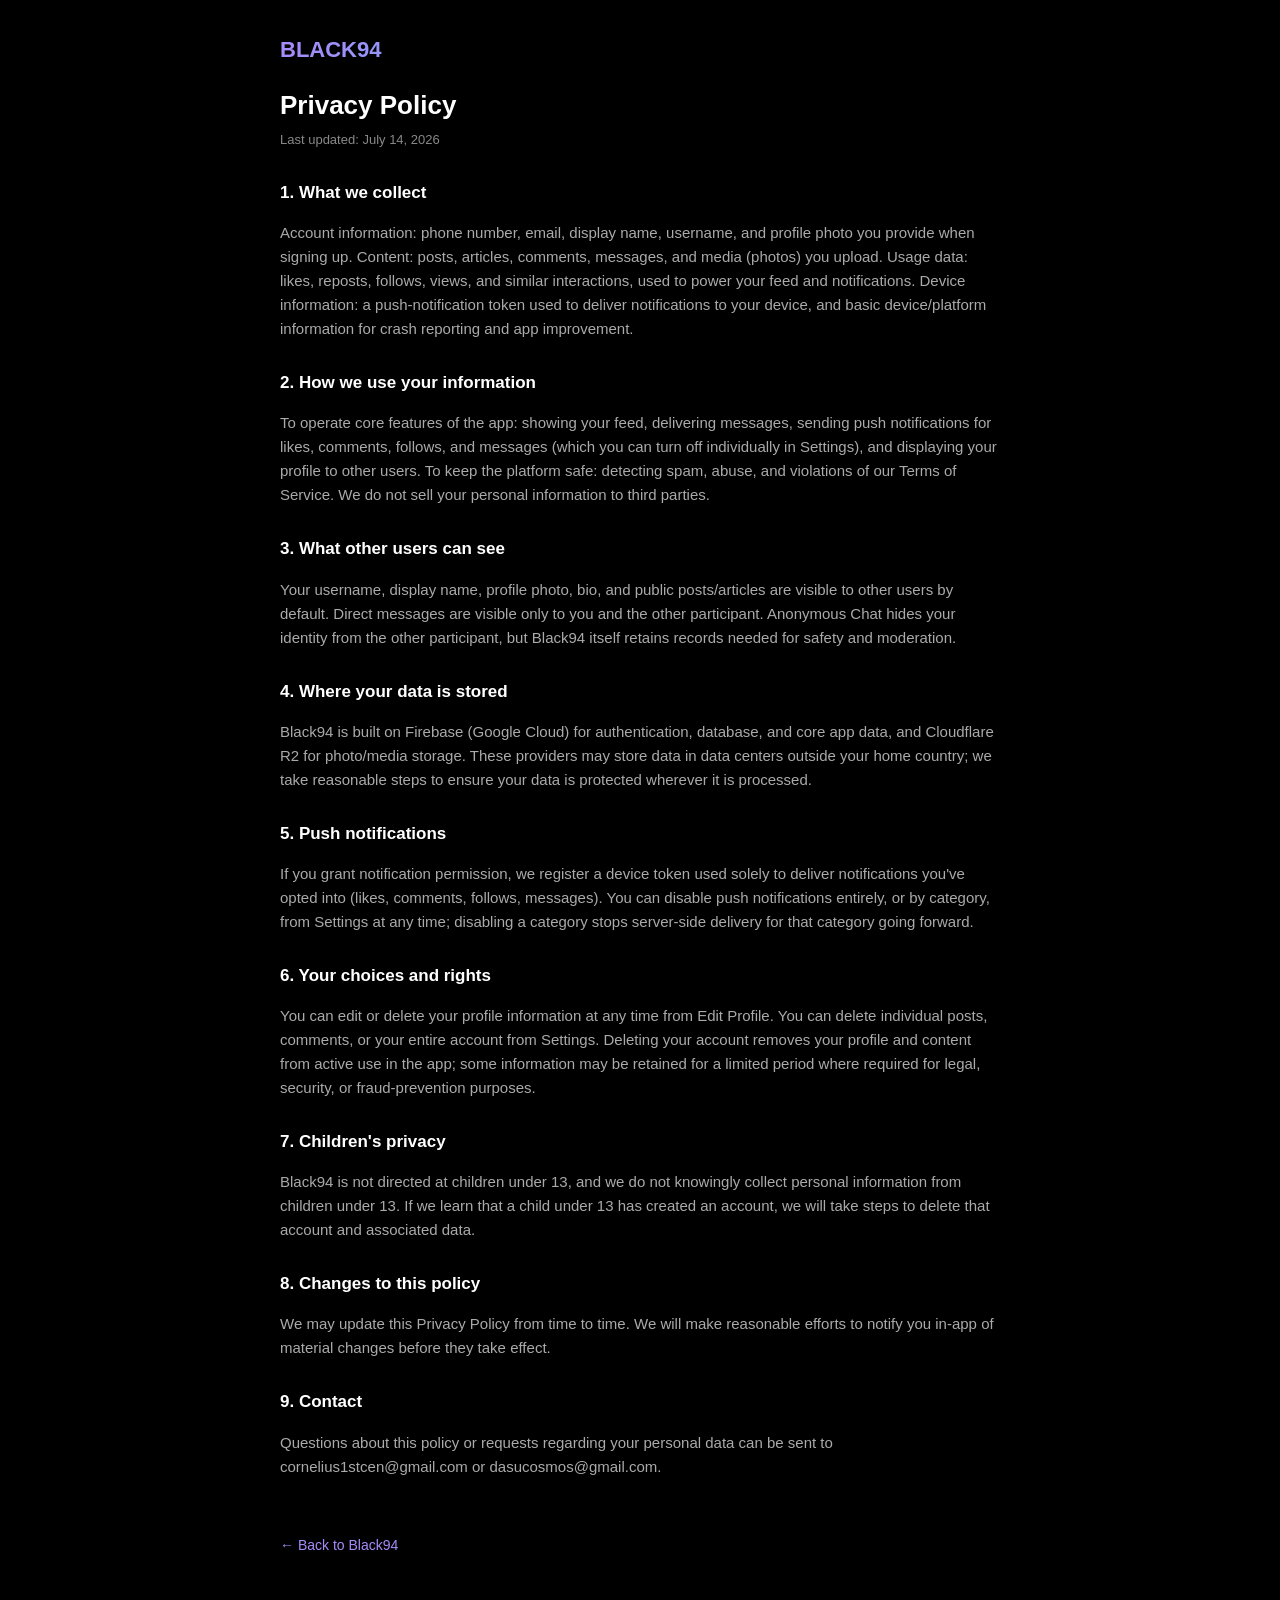
<file: public/privacy.html>
<!DOCTYPE html>
<html lang="en">
<head>
<meta charset="UTF-8">
<meta name="viewport" content="width=device-width, initial-scale=1.0">
<title>Privacy Policy - Black94</title>
<style>
  :root { color-scheme: dark; }
  body {
    background: #000000;
    color: #ffffff;
    font-family: -apple-system, BlinkMacSystemFont, 'Segoe UI', Roboto, Inter, Arial, sans-serif;
    max-width: 720px;
    margin: 0 auto;
    padding: 32px 20px 80px;
    line-height: 1.6;
  }
  .brand {
    font-weight: 800;
    font-size: 22px;
    background: linear-gradient(90deg, #A78BFA, #22D3EE);
    -webkit-background-clip: text;
    background-clip: text;
    color: transparent;
    margin-bottom: 4px;
  }
  .updated { color: #888888; font-size: 13px; margin-bottom: 28px; }
  h1 { font-size: 26px; margin-bottom: 4px; }
  h2 { font-size: 17px; margin-top: 28px; margin-bottom: 6px; }
  p { color: #aaaaaa; font-size: 15px; }
  a { color: #22D3EE; }
  .back { display: inline-block; margin-top: 40px; color: #A78BFA; text-decoration: none; font-size: 14px; }
</style>
</head>
<body>
  <div class="brand">BLACK94</div>
  <h1>Privacy Policy</h1>
  <div class="updated">Last updated: July 14, 2026</div>
  <h2>1. What we collect</h2>
<p>Account information: phone number, email, display name, username, and profile photo you provide when signing up. Content: posts, articles, comments, messages, and media (photos) you upload. Usage data: likes, reposts, follows, views, and similar interactions, used to power your feed and notifications. Device information: a push-notification token used to deliver notifications to your device, and basic device/platform information for crash reporting and app improvement.</p>
<h2>2. How we use your information</h2>
<p>To operate core features of the app: showing your feed, delivering messages, sending push notifications for likes, comments, follows, and messages (which you can turn off individually in Settings), and displaying your profile to other users. To keep the platform safe: detecting spam, abuse, and violations of our Terms of Service. We do not sell your personal information to third parties.</p>
<h2>3. What other users can see</h2>
<p>Your username, display name, profile photo, bio, and public posts/articles are visible to other users by default. Direct messages are visible only to you and the other participant. Anonymous Chat hides your identity from the other participant, but Black94 itself retains records needed for safety and moderation.</p>
<h2>4. Where your data is stored</h2>
<p>Black94 is built on Firebase (Google Cloud) for authentication, database, and core app data, and Cloudflare R2 for photo/media storage. These providers may store data in data centers outside your home country; we take reasonable steps to ensure your data is protected wherever it is processed.</p>
<h2>5. Push notifications</h2>
<p>If you grant notification permission, we register a device token used solely to deliver notifications you've opted into (likes, comments, follows, messages). You can disable push notifications entirely, or by category, from Settings at any time; disabling a category stops server-side delivery for that category going forward.</p>
<h2>6. Your choices and rights</h2>
<p>You can edit or delete your profile information at any time from Edit Profile. You can delete individual posts, comments, or your entire account from Settings. Deleting your account removes your profile and content from active use in the app; some information may be retained for a limited period where required for legal, security, or fraud-prevention purposes.</p>
<h2>7. Children's privacy</h2>
<p>Black94 is not directed at children under 13, and we do not knowingly collect personal information from children under 13. If we learn that a child under 13 has created an account, we will take steps to delete that account and associated data.</p>
<h2>8. Changes to this policy</h2>
<p>We may update this Privacy Policy from time to time. We will make reasonable efforts to notify you in-app of material changes before they take effect.</p>
<h2>9. Contact</h2>
<p>Questions about this policy or requests regarding your personal data can be sent to cornelius1stcen@gmail.com or dasucosmos@gmail.com.</p>

  <a class="back" href="/">&larr; Back to Black94</a>
</body>
</html>
</file>
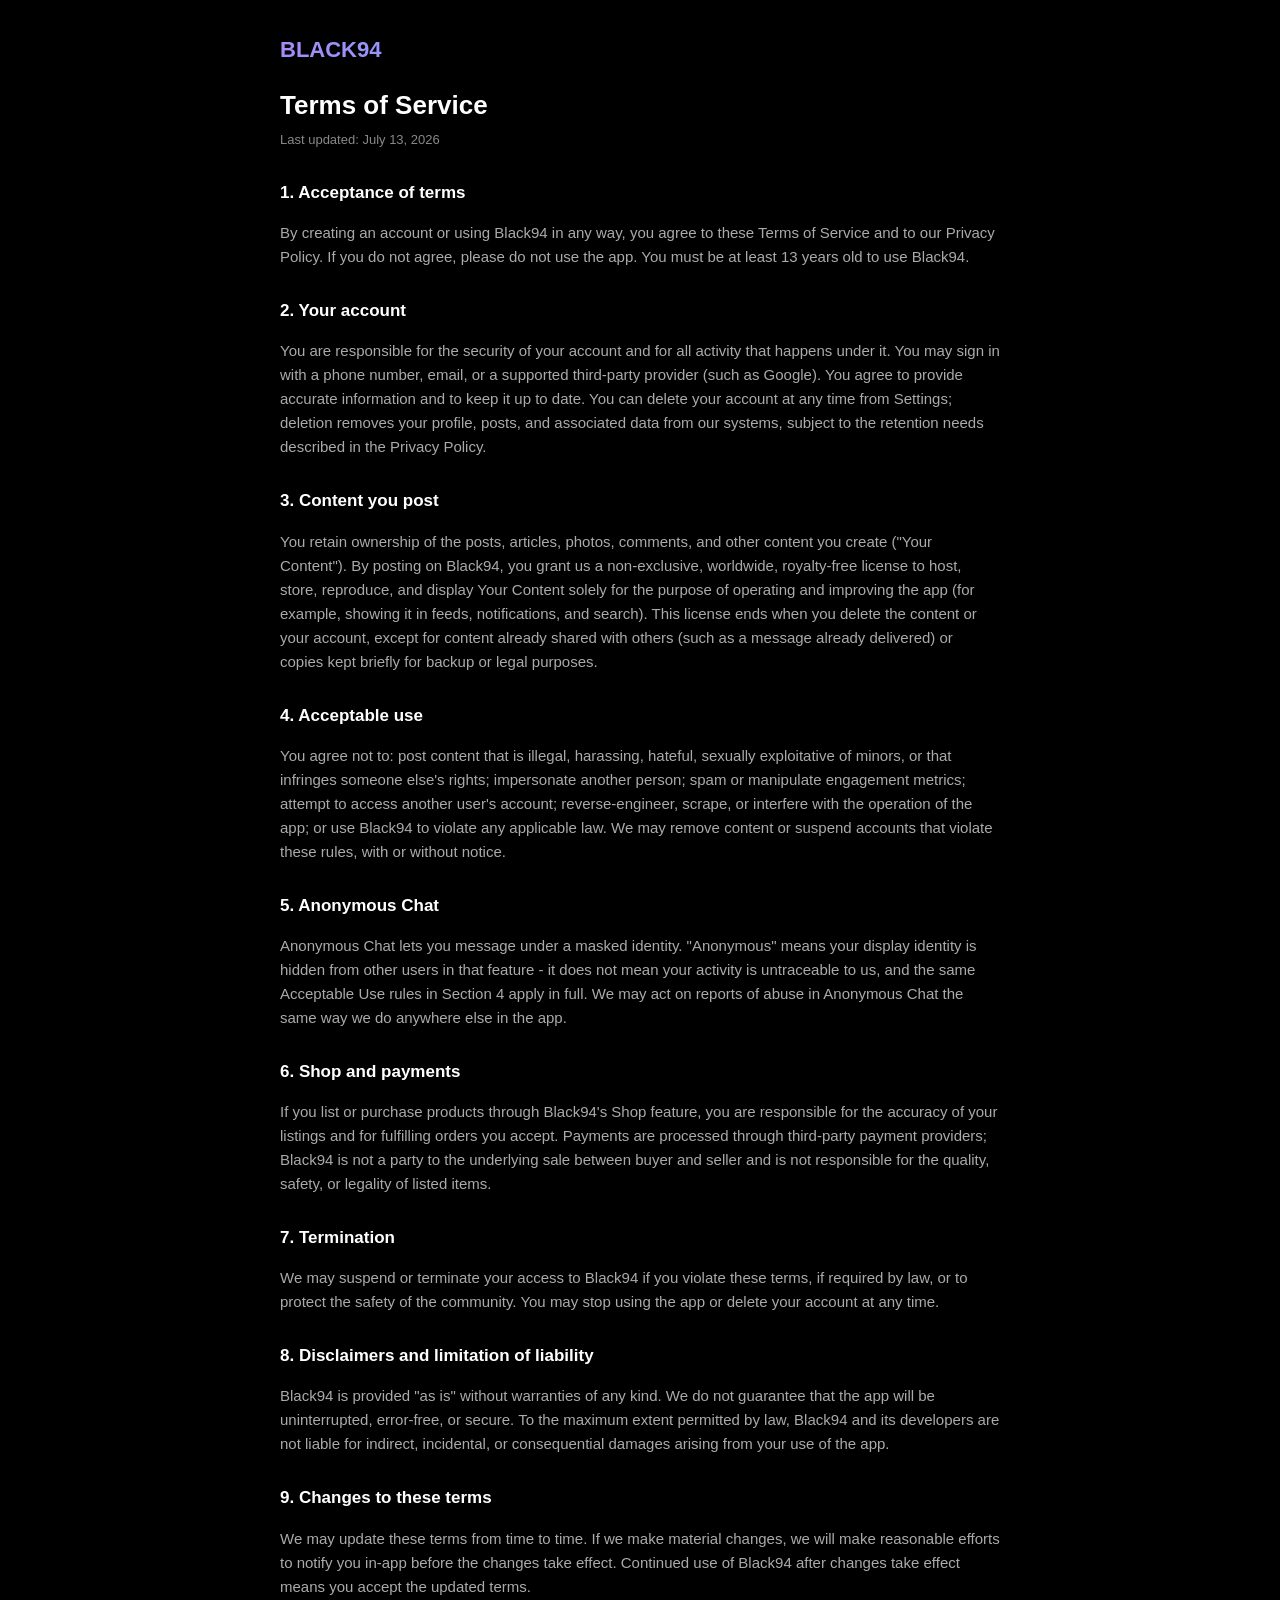
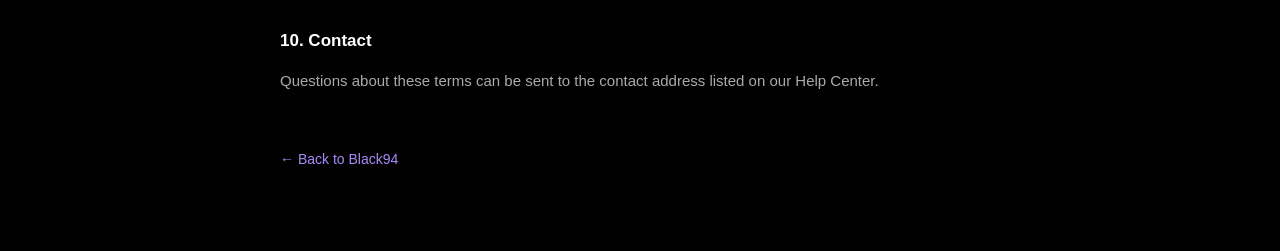
<file: public/terms.html>
<!DOCTYPE html>
<html lang="en">
<head>
<meta charset="UTF-8">
<meta name="viewport" content="width=device-width, initial-scale=1.0">
<title>Terms of Service - Black94</title>
<style>
  :root { color-scheme: dark; }
  body {
    background: #000000;
    color: #ffffff;
    font-family: -apple-system, BlinkMacSystemFont, 'Segoe UI', Roboto, Inter, Arial, sans-serif;
    max-width: 720px;
    margin: 0 auto;
    padding: 32px 20px 80px;
    line-height: 1.6;
  }
  .brand {
    font-weight: 800;
    font-size: 22px;
    background: linear-gradient(90deg, #A78BFA, #22D3EE);
    -webkit-background-clip: text;
    background-clip: text;
    color: transparent;
    margin-bottom: 4px;
  }
  .updated { color: #888888; font-size: 13px; margin-bottom: 28px; }
  h1 { font-size: 26px; margin-bottom: 4px; }
  h2 { font-size: 17px; margin-top: 28px; margin-bottom: 6px; }
  p { color: #aaaaaa; font-size: 15px; }
  a { color: #22D3EE; }
  .back { display: inline-block; margin-top: 40px; color: #A78BFA; text-decoration: none; font-size: 14px; }
</style>
</head>
<body>
  <div class="brand">BLACK94</div>
  <h1>Terms of Service</h1>
  <div class="updated">Last updated: July 13, 2026</div>
  <h2>1. Acceptance of terms</h2>
<p>By creating an account or using Black94 in any way, you agree to these Terms of Service and to our Privacy Policy. If you do not agree, please do not use the app. You must be at least 13 years old to use Black94.</p>
<h2>2. Your account</h2>
<p>You are responsible for the security of your account and for all activity that happens under it. You may sign in with a phone number, email, or a supported third-party provider (such as Google). You agree to provide accurate information and to keep it up to date. You can delete your account at any time from Settings; deletion removes your profile, posts, and associated data from our systems, subject to the retention needs described in the Privacy Policy.</p>
<h2>3. Content you post</h2>
<p>You retain ownership of the posts, articles, photos, comments, and other content you create ("Your Content"). By posting on Black94, you grant us a non-exclusive, worldwide, royalty-free license to host, store, reproduce, and display Your Content solely for the purpose of operating and improving the app (for example, showing it in feeds, notifications, and search). This license ends when you delete the content or your account, except for content already shared with others (such as a message already delivered) or copies kept briefly for backup or legal purposes.</p>
<h2>4. Acceptable use</h2>
<p>You agree not to: post content that is illegal, harassing, hateful, sexually exploitative of minors, or that infringes someone else's rights; impersonate another person; spam or manipulate engagement metrics; attempt to access another user's account; reverse-engineer, scrape, or interfere with the operation of the app; or use Black94 to violate any applicable law. We may remove content or suspend accounts that violate these rules, with or without notice.</p>
<h2>5. Anonymous Chat</h2>
<p>Anonymous Chat lets you message under a masked identity. "Anonymous" means your display identity is hidden from other users in that feature - it does not mean your activity is untraceable to us, and the same Acceptable Use rules in Section 4 apply in full. We may act on reports of abuse in Anonymous Chat the same way we do anywhere else in the app.</p>
<h2>6. Shop and payments</h2>
<p>If you list or purchase products through Black94's Shop feature, you are responsible for the accuracy of your listings and for fulfilling orders you accept. Payments are processed through third-party payment providers; Black94 is not a party to the underlying sale between buyer and seller and is not responsible for the quality, safety, or legality of listed items.</p>
<h2>7. Termination</h2>
<p>We may suspend or terminate your access to Black94 if you violate these terms, if required by law, or to protect the safety of the community. You may stop using the app or delete your account at any time.</p>
<h2>8. Disclaimers and limitation of liability</h2>
<p>Black94 is provided "as is" without warranties of any kind. We do not guarantee that the app will be uninterrupted, error-free, or secure. To the maximum extent permitted by law, Black94 and its developers are not liable for indirect, incidental, or consequential damages arising from your use of the app.</p>
<h2>9. Changes to these terms</h2>
<p>We may update these terms from time to time. If we make material changes, we will make reasonable efforts to notify you in-app before the changes take effect. Continued use of Black94 after changes take effect means you accept the updated terms.</p>
<h2>10. Contact</h2>
<p>Questions about these terms can be sent to the contact address listed on our Help Center.</p>

  <a class="back" href="/">&larr; Back to Black94</a>
</body>
</html>
</file>
